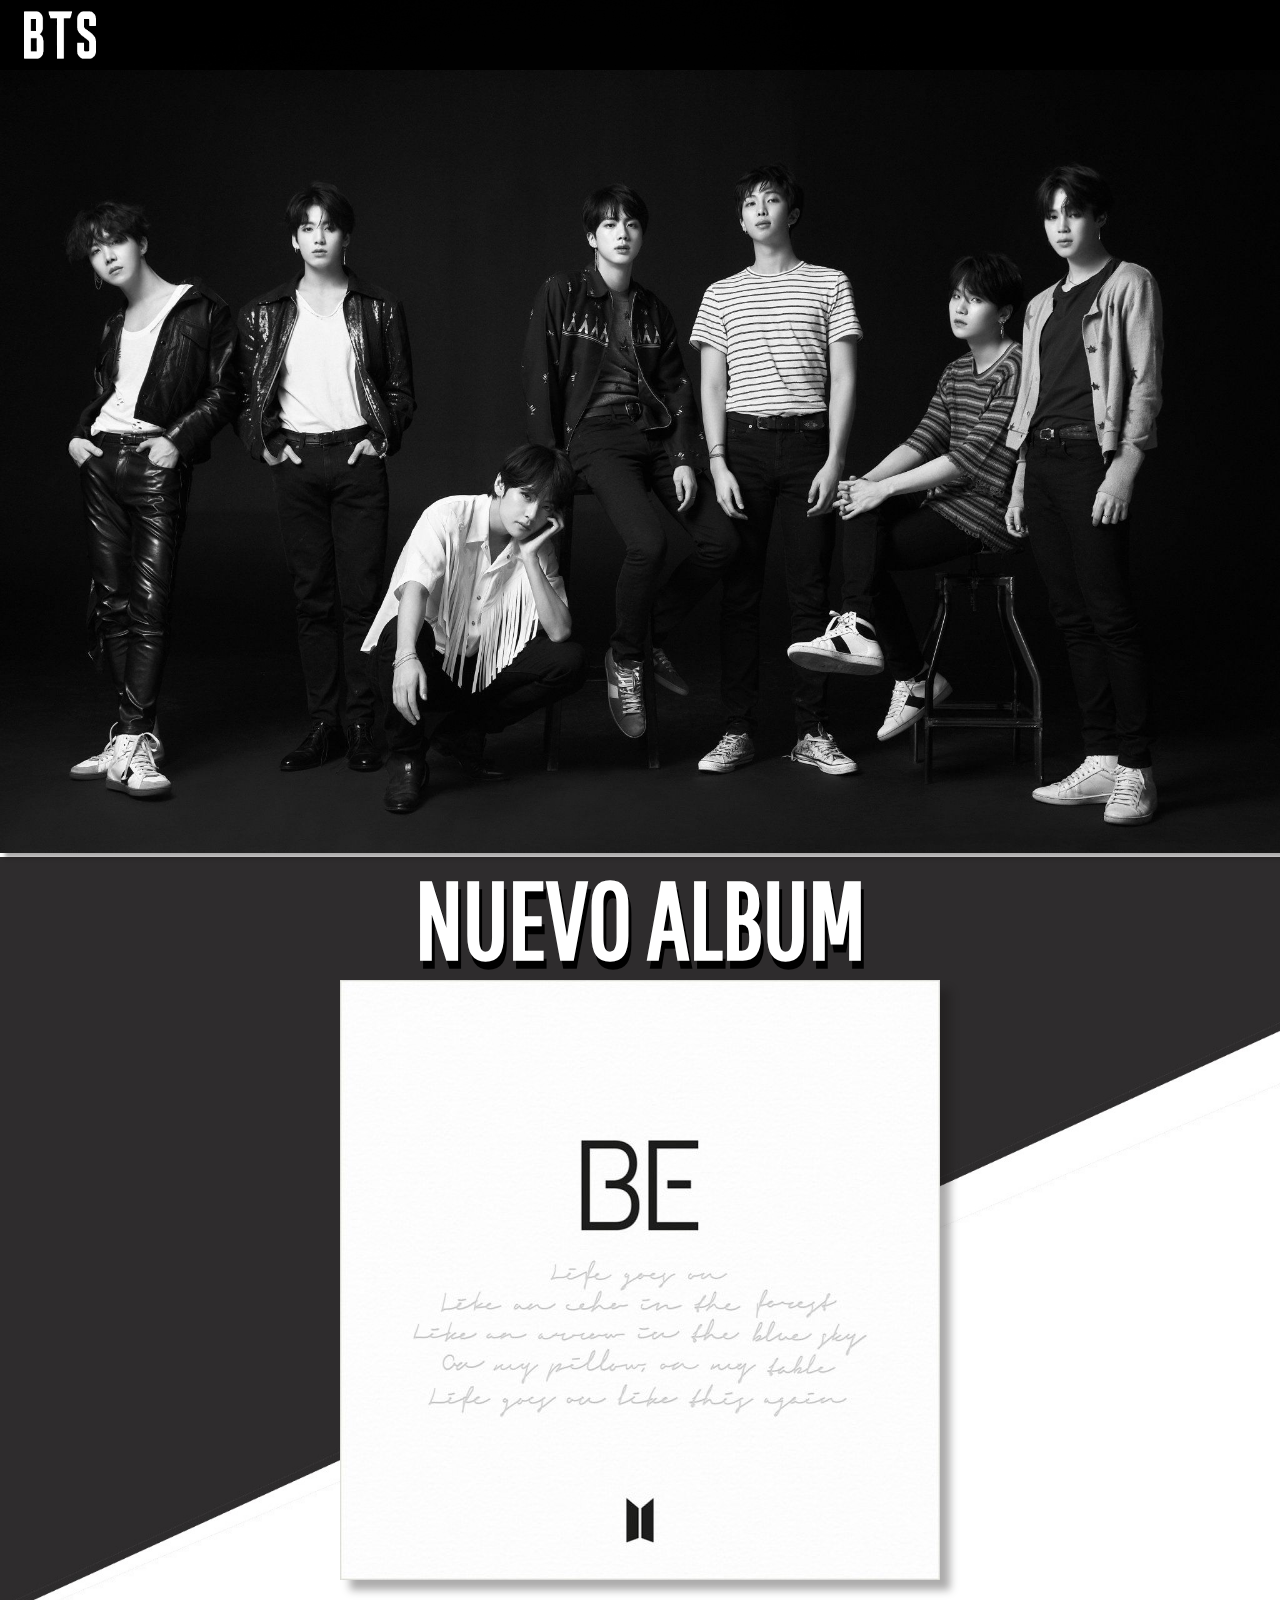
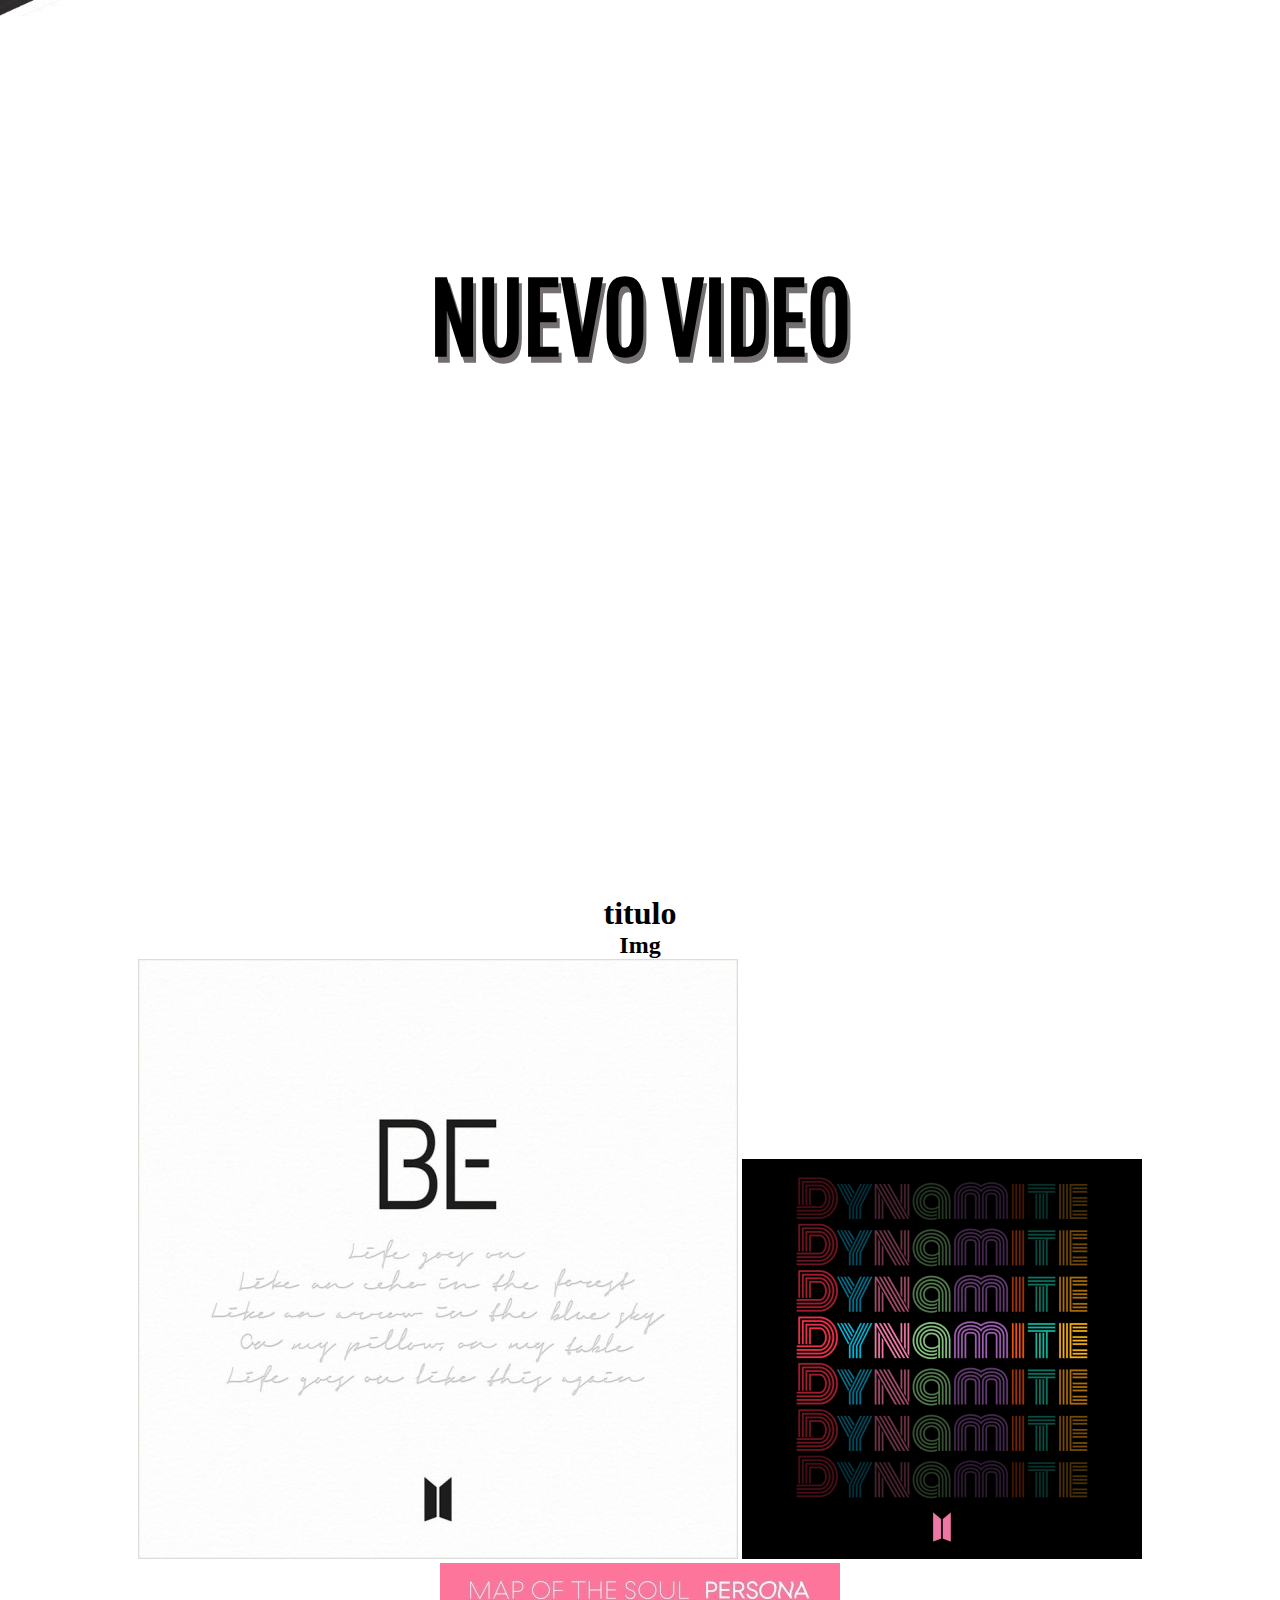
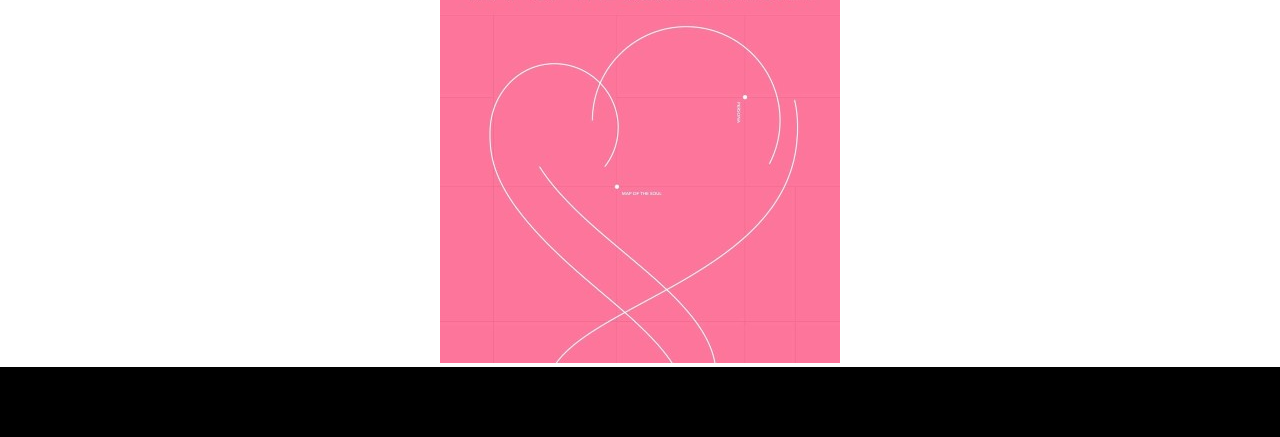
<file: index.html>
<!DOCTYPE html>
<html lang="en">
<head>
    <meta charset="UTF-8">
    <meta http-equiv="X-UA-Compatible" content="IE=edge">
    <meta name="viewport" content="width=device-width, initial-scale=1.0">
    <meta name="description" content="Este es el sitio web de BTS en el que encontrarás la discografia, fotos, videos, fechas y mucho más">
   <meta name="keywords"  content="BTS, BAGTAN BOYS, RM, Jin, SUGA, j-hope, Jimin, V, Jung Kook, KPOP">
    <!---CSS--->
    <link rel="stylesheet" href="css/estilo.css">
    <!---css--->
    <!---BOOTSTRAP CDN--->
    <link rel="stylesheet" href="https://cdn.jsdelivr.net/npm/bootstrap@4.6.0/dist/css/bootstrap.min.css" integrity="sha384-B0vP5xmATw1+K9KRQjQERJvTumQW0nPEzvF6L/Z6nronJ3oUOFUFpCjEUQouq2+l" crossorigin="anonymous">
    <!---bootstrap cdn--->
    <!---ICONOS--->
    <link rel="stylesheet" href="https://use.fontawesome.com/releases/v5.15.3/css/all.css" integrity="sha384-SZXxX4whJ79/gErwcOYf+zWLeJdY/qpuqC4cAa9rOGUstPomtqpuNWT9wdPEn2fk" crossorigin="anonymous">
    <!---iconos--->
    <!---FONTS--->
    <link rel="preconnect" href="https://fonts.gstatic.com">
<link href="https://fonts.googleapis.com/css2?family=Big+Shoulders+Display:wght@700&display=swap" rel="stylesheet">
    <link rel="preconnect" href="https://fonts.gstatic.com">
    <link href="https://fonts.googleapis.com/css2?family=Bebas+Neue&display=swap" rel="stylesheet">
    <link rel="preconnect" href="https://fonts.gstatic.com">
<link href="https://fonts.googleapis.com/css2?family=Pathway+Gothic+One&display=swap" rel="stylesheet">
<link rel="preconnect" href="https://fonts.gstatic.com">
<link rel="preconnect" href="https://fonts.gstatic.com">
<link href="https://fonts.googleapis.com/css2?family=Squada+One&display=swap" rel="stylesheet">
<link rel="preconnect" href="https://fonts.gstatic.com">
<link href="https://fonts.googleapis.com/css2?family=Staatliches&display=swap" rel="stylesheet">
    <!---fonts--->
    <title>BTS</title>
</head>
<body>

    <!---HEADER--->
    <header>
        <div class="nav">
            
            <a href="index.html"><img src="img/logo.png" id="logo" alt=""></a>
            <label for="toggle"><i class="fas fa-bars white"></i></label>
            <input type="checkbox" id="toggle"/>
            <div class="menu">
                <ul>
                    <li><a href="index.html">INICIO</a></li>
                    <li><a href="dicografia.html">DICOGRAFIA</a></li>
                    <li><a href="">TOUR</a></li>
                    <li><a href="galeria.html">GALERIA</a></li>
                    <li><a href="contacto.html">CONTACTO</a></li>
                </ul>
            </div>
        </div>
    </header>
    <!---header--->

    <!---MAIN--->
    <main>
        <div>
            <img src="img/fondo2.jpg" alt="" class="fon">
        </div>
        
    </main>
    <!---main--->
     <!---SECCION 1--->
     <section class="section1">
        <h2 class="video1">NUEVO ALBUM</h2>
        <img src="img/be.jpg" alt="" class="sombra">
        
    </section>
    <!---seccion --->
    
    
    <!---SECCION 2--->
    <section class="section2">
        <h2 class="video">NUEVO VIDEO</h2>
        <iframe width="760" height="515" src="https://www.youtube.com/embed/2N-Fsa9Evo0" title="YouTube video player" frameborder="0" allow="accelerometer; autoplay; clipboard-write; encrypted-media; gyroscope; picture-in-picture" allowfullscreen></iframe>
        

    <head>
        <h1>titulo</h1>
    </head>
   
    <section>
        <h2>Img</h2>
        <img src="img/be.jpg" alt="">
        <img src="img/dynamite.png" alt="">
        <img src="img/persona.jpg" alt="">

    </section>
   
    <!---FOOTER--->
    <footer>
        <div>
            <a href=""><i class="fab fa-youtube redes"></i></a>
            <a href=""><i class="fab fa-spotify redes"></i></a>
            <a href=""><i class="fab fa-twitter redes"></i></a>
            <a href=""><i class="fab fa-facebook redes"></i></a>
            <a href=""><i class="fab fa-instagram redes"></i></a>
        </div>
    </footer>
    
    <!---footer--->
    
    <!---JS--->
    <script src="https://code.jquery.com/jquery-3.5.1.slim.min.js" integrity="sha384-DfXdz2htPH0lsSSs5nCTpuj/zy4C+OGpamoFVy38MVBnE+IbbVYUew+OrCXaRkfj" crossorigin="anonymous"></script>
    <script src="https://cdn.jsdelivr.net/npm/popper.js@1.16.1/dist/umd/popper.min.js" integrity="sha384-9/reFTGAW83EW2RDu2S0VKaIzap3H66lZH81PoYlFhbGU+6BZp6G7niu735Sk7lN" crossorigin="anonymous"></script>
    <script src="https://cdn.jsdelivr.net/npm/bootstrap@4.6.0/dist/js/bootstrap.min.js" integrity="sha384-+YQ4JLhjyBLPDQt//I+STsc9iw4uQqACwlvpslubQzn4u2UU2UFM80nGisd026JF" crossorigin="anonymous"></script>
    <!---js--->
</body>

</html>
</file>
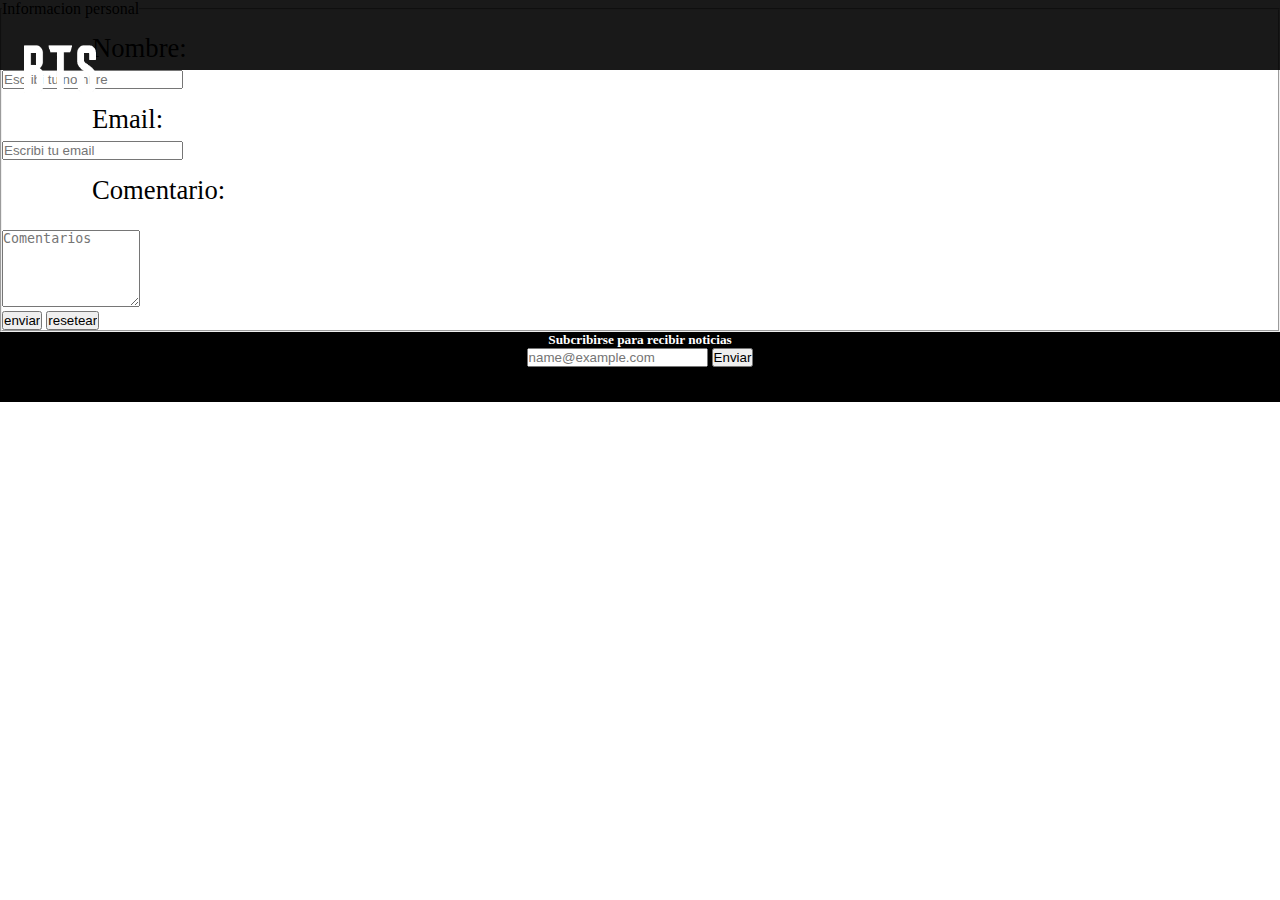
<file: contacto.html>
<!DOCTYPE html>
<html lang="en">
<head>
    <meta charset="UTF-8">
    <meta http-equiv="X-UA-Compatible" content="IE=edge">
    <meta name="viewport" content="width=device-width, initial-scale=1.0">
    <meta name="description" content="Este es el sitio web de BTS en el que encontrarás la discografia, fotos, videos, fechas y mucho más">
   <meta name="keywords"  content="BTS, BTS CONTACTO, KPOP">
    <!---CSS--->
    <link rel="stylesheet" href="css/estilo.css">
    <!---css--->
    <!---BOOTSTRAP CDN--->
    <link rel="stylesheet" href="https://cdn.jsdelivr.net/npm/bootstrap@4.6.0/dist/css/bootstrap.min.css" integrity="sha384-B0vP5xmATw1+K9KRQjQERJvTumQW0nPEzvF6L/Z6nronJ3oUOFUFpCjEUQouq2+l" crossorigin="anonymous">
    <!---bootstrap cdn--->
    <!---ICONOS--->
    <link rel="stylesheet" href="https://use.fontawesome.com/releases/v5.15.3/css/all.css" integrity="sha384-SZXxX4whJ79/gErwcOYf+zWLeJdY/qpuqC4cAa9rOGUstPomtqpuNWT9wdPEn2fk" crossorigin="anonymous">
    <!---iconos--->
    <!---FONTS--->
    <link rel="preconnect" href="https://fonts.gstatic.com">
    <link href="https://fonts.googleapis.com/css2?family=Train+One&display=swap" rel="stylesheet">
    <!---fonts--->
    <title>BTS</title>
</head>
<body>
    <!---HEADER--->
    <header>
        <div class="nav">
            <div>
                <a href=""><i class="fab fa-youtube redes"></i></a>
                <a href=""><i class="fab fa-spotify redes"></i></a>
                <a href=""><i class="fab fa-twitter redes"></i></a>
                <a href=""><i class="fab fa-instagram redes"></i></a>
            </div>
            <a href="index.html"><img src="img/logo.png" id="logo" alt=""></a>
            <label for="toggle"><i class="fas fa-bars white"></i></label>
            <input type="checkbox" id="toggle"/>
            <div class="menu">
                <ul>
                    <li><a href="index.html">INICIO</a></li>
                    <li><a href="dicografia.html">DICOGRAFIA</a></li>
                    <li><a href="">TOUR</a></li>
                    <li><a href="galeria.html">GALERIA</a></li>
                    <li><a href="contacto.html">CONTACTO</a></li>
                </ul>
            </div>
        </div>
    </header>
    <!---header--->
    <form action="">
        <fieldset class="color"><!--CLASS-->
            <legend>Informacion personal</legend>
            <label for="nombre">Nombre:</label><!--utilizo label o-->
            <input type="text" name="nombre" placeholder="Escribi tu nombre" ><br>
            <label for="email">Email:</label>
            <input type="text" name="email" placeholder="Escribi tu email"/><br>
            <label for="">Comentario:</label><br>
            <textarea rows="5" cols="15" placeholder="Comentarios"></textarea><br>
            <!--Botones-->
            <input type="submit" value="enviar">
            <input type="reset" value="resetear">
            <br>
        </fieldset>

    </form>
    
    <!---FOOTER--->
    <footer>
        <form>
            <div class="form-group container-fluid col-8 col-sm-8 col-md-7 col-lg-6 col-xl-5">
              <h5>Subcribirse para recibir  noticias</h5>
              <input type="email" class="form-control" id="exampleFormControlInput1" placeholder="name@example.com">
              <button type="submit" class="btn bg-secondary">Enviar</button>
            </div>
        </form>
    </footer>
    <!---footer--->
    
    <!---JS--->
    <script src="https://code.jquery.com/jquery-3.5.1.slim.min.js" integrity="sha384-DfXdz2htPH0lsSSs5nCTpuj/zy4C+OGpamoFVy38MVBnE+IbbVYUew+OrCXaRkfj" crossorigin="anonymous"></script>
    <script src="https://cdn.jsdelivr.net/npm/popper.js@1.16.1/dist/umd/popper.min.js" integrity="sha384-9/reFTGAW83EW2RDu2S0VKaIzap3H66lZH81PoYlFhbGU+6BZp6G7niu735Sk7lN" crossorigin="anonymous"></script>
    <script src="https://cdn.jsdelivr.net/npm/bootstrap@4.6.0/dist/js/bootstrap.min.js" integrity="sha384-+YQ4JLhjyBLPDQt//I+STsc9iw4uQqACwlvpslubQzn4u2UU2UFM80nGisd026JF" crossorigin="anonymous"></script>
    <!---js--->
</body>
</html>
</file>
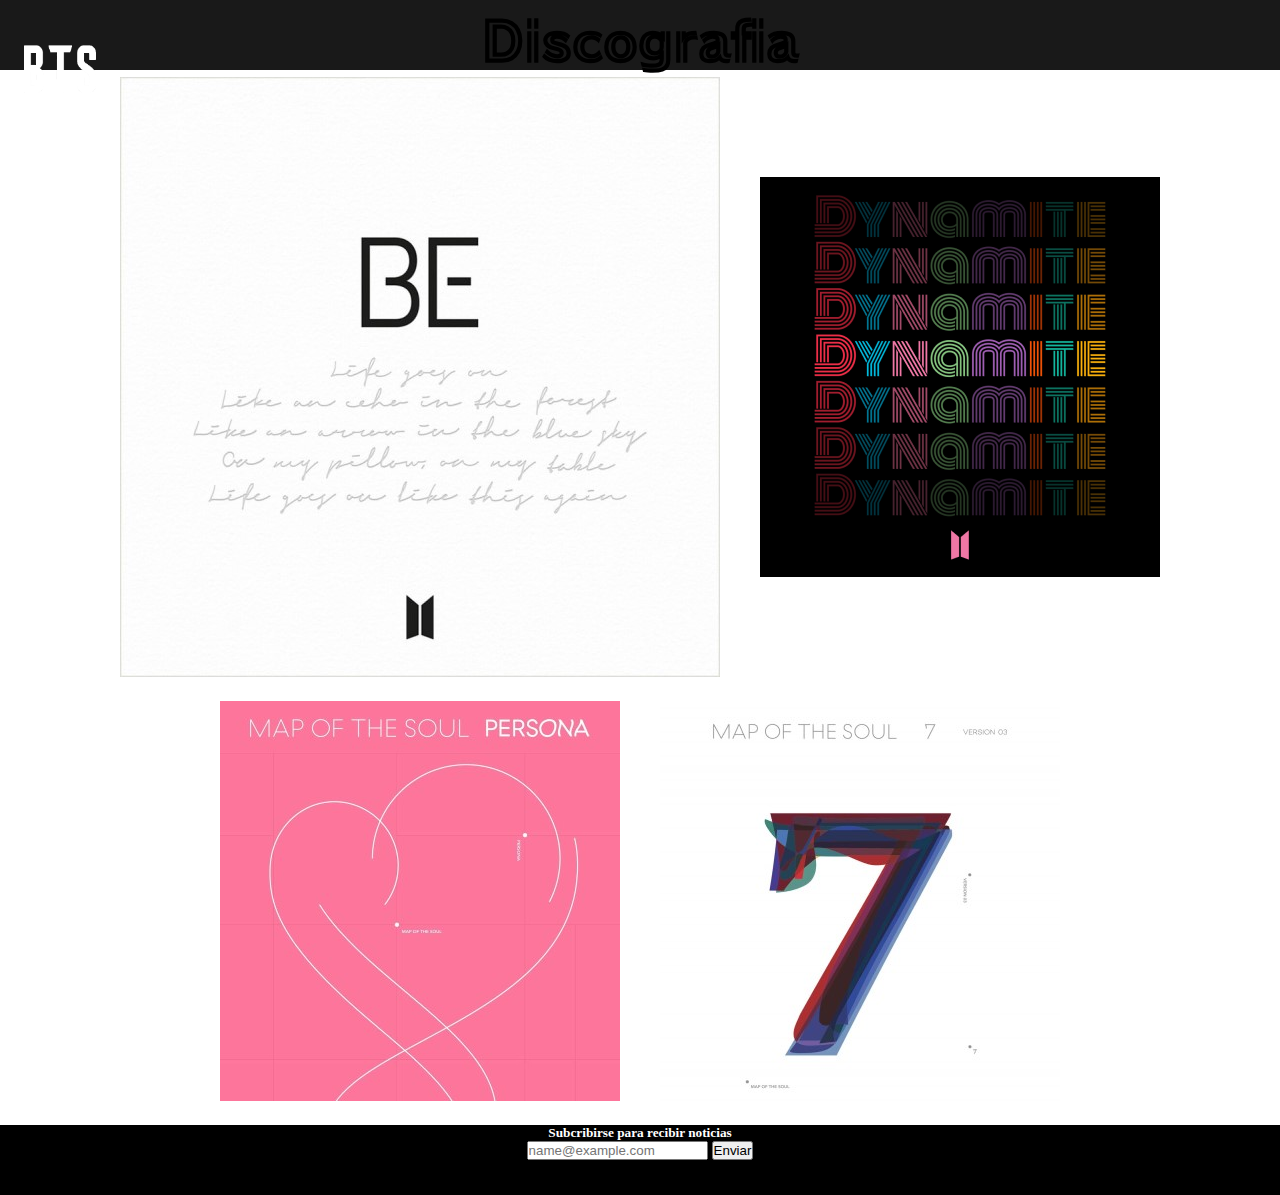
<file: dicografia.html>
<!DOCTYPE html>
<html lang="en">
<head>
    <meta charset="UTF-8">
    <meta http-equiv="X-UA-Compatible" content="IE=edge">
    <meta name="viewport" content="width=device-width, initial-scale=1.0">
    <meta name="description" content="Este es el sitio web de BTS en el que encontrarás la discografia, fotos, videos, fechas y mucho más">
   <meta name="keywords"  content="BTS, BTS ALBUM, BTS BE, BTS DISCOGRAFIA, KPOP">
    <!---CSS--->
    <link rel="stylesheet" href="css/estilo.css">
    <!---css--->
    <!---BOOTSTRAP CDN--->
    <link rel="stylesheet" href="https://cdn.jsdelivr.net/npm/bootstrap@4.6.0/dist/css/bootstrap.min.css" integrity="sha384-B0vP5xmATw1+K9KRQjQERJvTumQW0nPEzvF6L/Z6nronJ3oUOFUFpCjEUQouq2+l" crossorigin="anonymous">
    <!---bootstrap cdn--->
    <!---ICONOS--->
    <link rel="stylesheet" href="https://use.fontawesome.com/releases/v5.15.3/css/all.css" integrity="sha384-SZXxX4whJ79/gErwcOYf+zWLeJdY/qpuqC4cAa9rOGUstPomtqpuNWT9wdPEn2fk" crossorigin="anonymous">
    <!---iconos--->
    <!---FONTS--->
    <link rel="preconnect" href="https://fonts.gstatic.com">
    <link href="https://fonts.googleapis.com/css2?family=Train+One&display=swap" rel="stylesheet">
    <!---fonts--->
    <title>BTS</title>
</head>
<body>
    <!---HEADER--->
    <header>
        <div class="nav">
            <div>
                <a href=""><i class="fab fa-youtube redes"></i></a>
                <a href=""><i class="fab fa-spotify redes"></i></a>
                <a href=""><i class="fab fa-twitter redes"></i></a>
                <a href=""><i class="fab fa-instagram redes"></i></a>
            </div>
            <a href="index.html"><img src="img/logo.png" id="logo" alt=""></a>
            <label for="toggle"><i class="fas fa-bars white"></i></label>
            <input type="checkbox" id="toggle"/>
            <div class="menu">
                <ul>
                    <li><a href="index.html">INICIO</a></li>
                    <li><a href="dicografia.html">DICOGRAFIA</a></li>
                    <li><a href="">TOUR</a></li>
                    <li><a href="galeria.html">GALERIA</a></li>
                    <li><a href="contacto.html">CONTACTO</a></li>
                </ul>
            </div>
        </div>
    </header>
    <!---header--->
    <div class="cont">
        <h2>Discografia</h2>
        <div class="discografia">
            <div class="album">
                <img src="img/be.jpg" alt="">
            </div>
            <div class="album">
                <img src="img/dynamite.png" alt="">
            </div>
            <div class="album">
                <img src="img/persona.jpg" alt="">
            </div>
            <div class="album">
                <img src="img/soul.jpg" alt="">
            </div>

        </div>
    </div>


    
    <!---FOOTER--->
    <footer>
        <form>
            <div class="form-group container-fluid col-8 col-sm-8 col-md-7 col-lg-6 col-xl-5">
              <h5>Subcribirse para recibir  noticias</h5>
              <input type="email" class="form-control" id="exampleFormControlInput1" placeholder="name@example.com">
              <button type="submit" class="btn bg-secondary">Enviar</button>
            </div>
        </form>
    </footer>
    <!---footer--->
    
    <!---JS--->
    <script src="https://code.jquery.com/jquery-3.5.1.slim.min.js" integrity="sha384-DfXdz2htPH0lsSSs5nCTpuj/zy4C+OGpamoFVy38MVBnE+IbbVYUew+OrCXaRkfj" crossorigin="anonymous"></script>
    <script src="https://cdn.jsdelivr.net/npm/popper.js@1.16.1/dist/umd/popper.min.js" integrity="sha384-9/reFTGAW83EW2RDu2S0VKaIzap3H66lZH81PoYlFhbGU+6BZp6G7niu735Sk7lN" crossorigin="anonymous"></script>
    <script src="https://cdn.jsdelivr.net/npm/bootstrap@4.6.0/dist/js/bootstrap.min.js" integrity="sha384-+YQ4JLhjyBLPDQt//I+STsc9iw4uQqACwlvpslubQzn4u2UU2UFM80nGisd026JF" crossorigin="anonymous"></script>
    <!---js--->
</body>
</html>
</file>
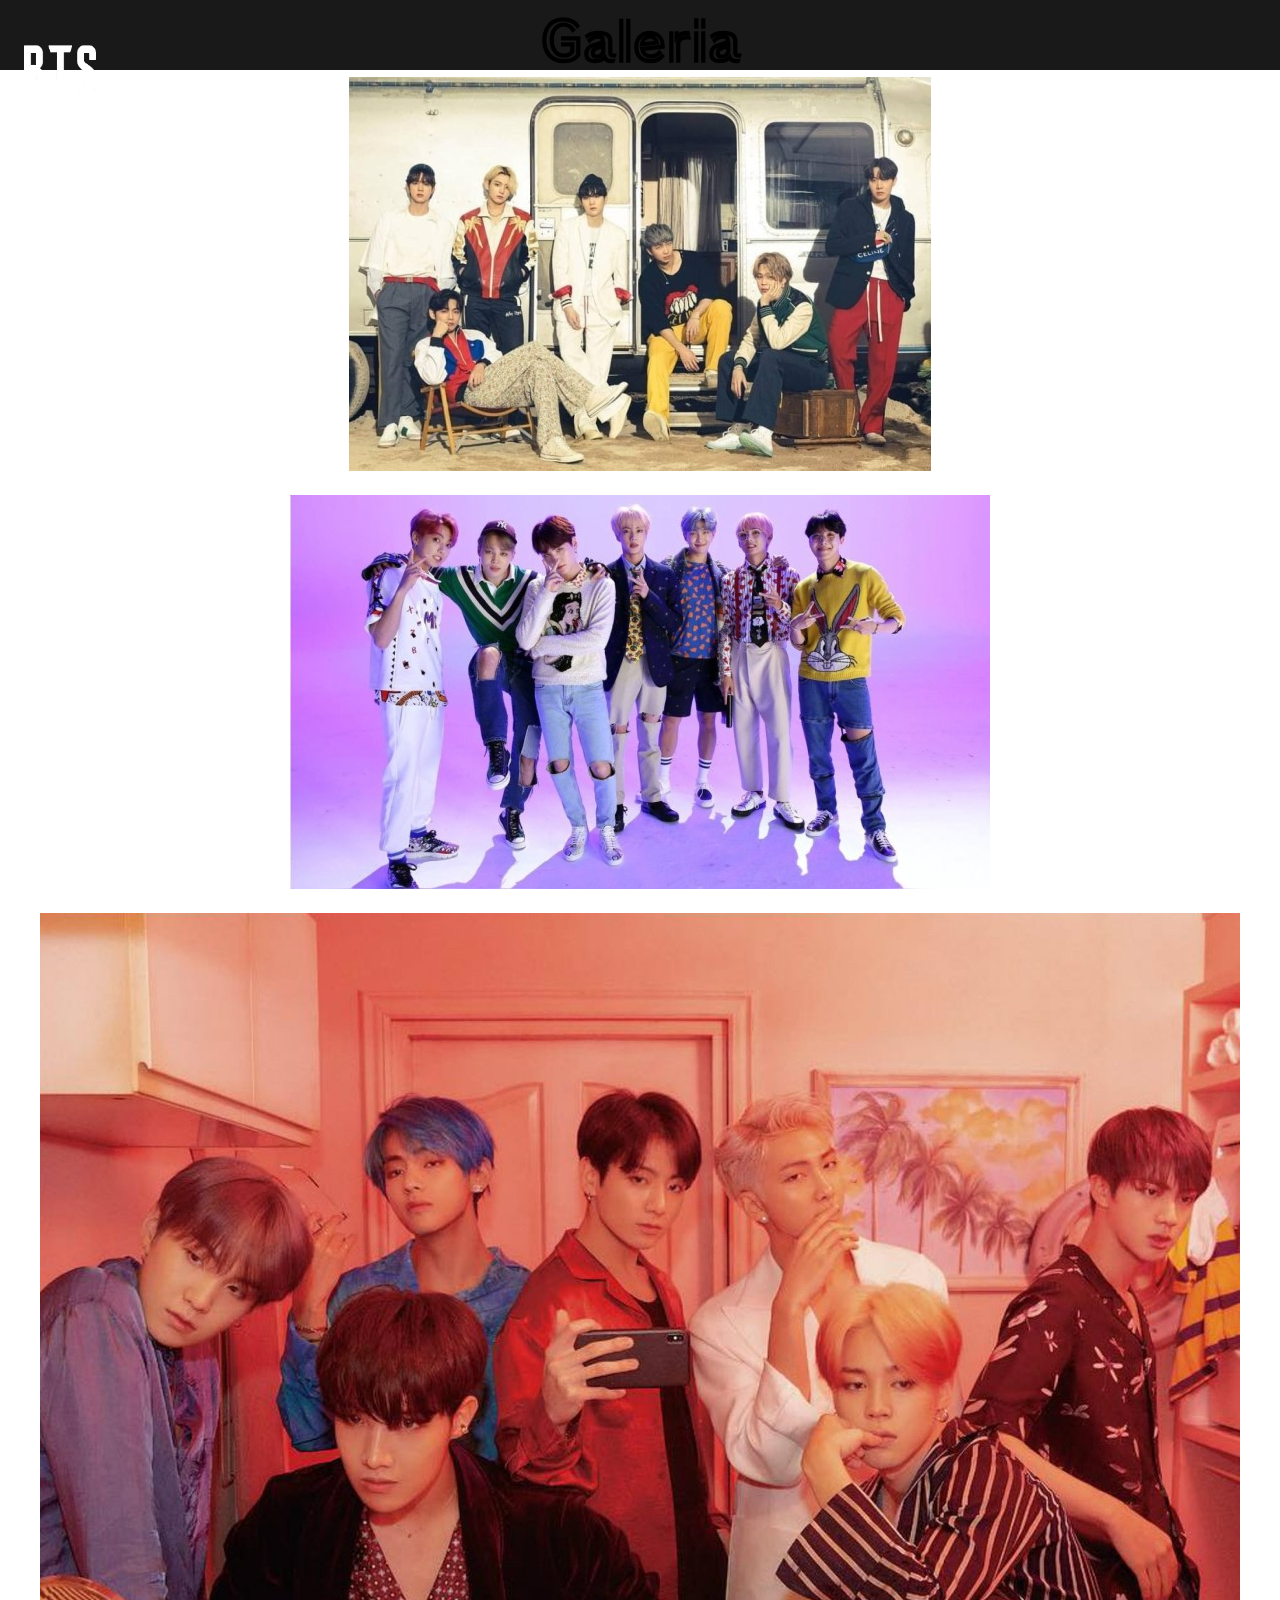
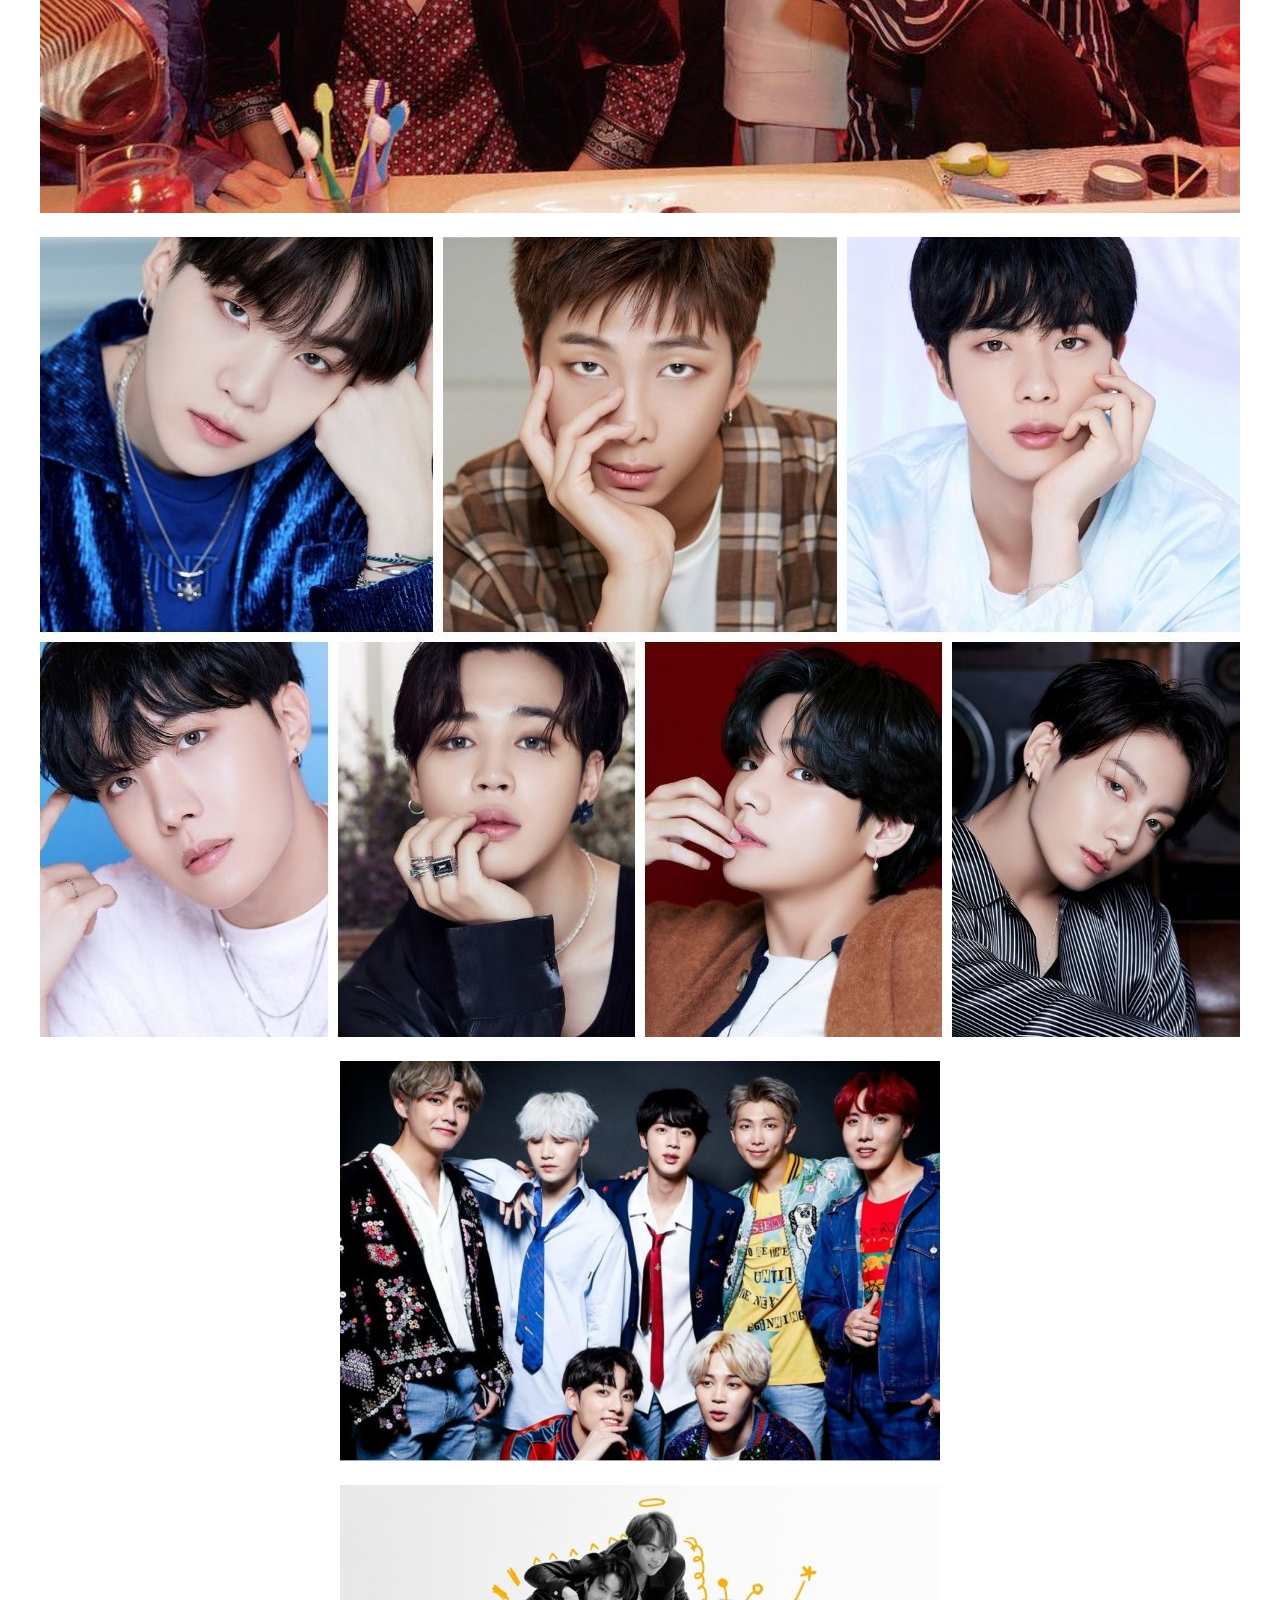
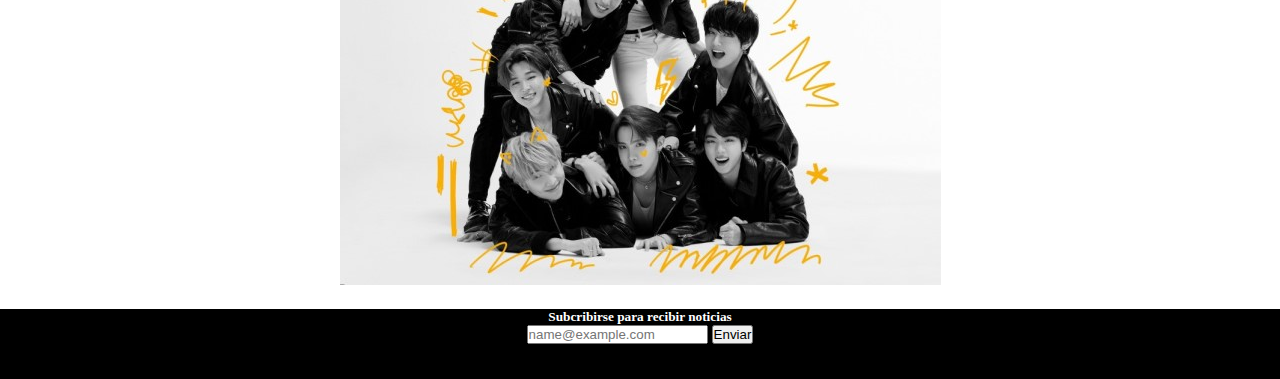
<file: galeria.html>
<!DOCTYPE html>
<html lang="en">
<head>
    <meta charset="UTF-8">
    <meta http-equiv="X-UA-Compatible" content="IE=edge">
    <meta name="viewport" content="width=device-width, initial-scale=1.0">
    <meta name="description" content="Este es el sitio web de BTS en el que encontrarás la discografia, fotos, videos, fechas y mucho más">
   <meta name="keywords"  content="BTS,BTS FOTOS, BTS VIDEOS KPOP">
    <!---CSS--->
    <link rel="stylesheet" href="css/estilo.css">
    <!---css--->
    <!---BOOTSTRAP CDN--->
    <link rel="stylesheet" href="https://cdn.jsdelivr.net/npm/bootstrap@4.6.0/dist/css/bootstrap.min.css" integrity="sha384-B0vP5xmATw1+K9KRQjQERJvTumQW0nPEzvF6L/Z6nronJ3oUOFUFpCjEUQouq2+l" crossorigin="anonymous">
    <!---bootstrap cdn--->
    <!---ICONOS--->
    <link rel="stylesheet" href="https://use.fontawesome.com/releases/v5.15.3/css/all.css" integrity="sha384-SZXxX4whJ79/gErwcOYf+zWLeJdY/qpuqC4cAa9rOGUstPomtqpuNWT9wdPEn2fk" crossorigin="anonymous">
    <!---iconos--->
    <!---FONTS--->
    <link rel="preconnect" href="https://fonts.gstatic.com">
    <link href="https://fonts.googleapis.com/css2?family=Train+One&display=swap" rel="stylesheet">
    <!---fonts--->
    <title>BTS</title>
</head>
<body>
    <!---HEADER--->
    <header>
        <div class="nav">
            <div>
                <a href=""><i class="fab fa-youtube redes"></i></a>
                <a href=""><i class="fab fa-spotify redes"></i></a>
                <a href=""><i class="fab fa-twitter redes"></i></a>
                <a href=""><i class="fab fa-instagram redes"></i></a>
            </div>
            <a href="index.html"><img src="img/logo.png" id="logo" alt=""></a>
            <label for="toggle"><i class="fas fa-bars white"></i></label>
            <input type="checkbox" id="toggle"/>
            <div class="menu">
                <ul>
                    <li><a href="index.html">INICIO</a></li>
                    <li><a href="dicografia.html">DICOGRAFIA</a></li>
                    <li><a href="">TOUR</a></li>
                    <li><a href="galeria.html">GALERIA</a></li>
                    <li><a href="contacto.html">CONTACTO</a></li>
                </ul>
            </div>
        </div>
    </header>
    <!---header--->
    <div class="cont">
        <h2>Galeria</h2>
        <div class="discografia">
            <div class="album">
                <img src="img/1.jpg" alt="">
            </div>
            <div class="album">
                <img src="img/2.jpg" alt="">
            </div>
            <div class="album">
                <img src="img/3.jpg" alt="">
            </div>
            <div class="album">
                <img src="img/4.jpg" alt="">
            </div>
            <div class="album">
                <img src="img/5.jpg" alt="">
            </div>
            <div class="album">
                <img src="img/6.jpg" alt="">
            </div>

        </div>
    </div>


    
    <!---FOOTER--->
    <footer>
        <form>
            <div class="form-group container-fluid col-8 col-sm-8 col-md-7 col-lg-6 col-xl-5">
              <h5>Subcribirse para recibir  noticias</h5>
              <input type="email" class="form-control" id="exampleFormControlInput1" placeholder="name@example.com">
              <button type="submit" class="btn bg-secondary">Enviar</button>
            </div>
        </form>
    </footer>
    <!---footer--->
    
    <!---JS--->
    <script src="https://code.jquery.com/jquery-3.5.1.slim.min.js" integrity="sha384-DfXdz2htPH0lsSSs5nCTpuj/zy4C+OGpamoFVy38MVBnE+IbbVYUew+OrCXaRkfj" crossorigin="anonymous"></script>
    <script src="https://cdn.jsdelivr.net/npm/popper.js@1.16.1/dist/umd/popper.min.js" integrity="sha384-9/reFTGAW83EW2RDu2S0VKaIzap3H66lZH81PoYlFhbGU+6BZp6G7niu735Sk7lN" crossorigin="anonymous"></script>
    <script src="https://cdn.jsdelivr.net/npm/bootstrap@4.6.0/dist/js/bootstrap.min.js" integrity="sha384-+YQ4JLhjyBLPDQt//I+STsc9iw4uQqACwlvpslubQzn4u2UU2UFM80nGisd026JF" crossorigin="anonymous"></script>
    <!---js--->
</body>
</html>
</file>
<file: css/estilo.css>
*{
    margin: 0;
    padding: 0;
    box-sizing: border-box;
    
}
/*---HEADER---*/

#logo{
    width: 120px;
    margin-top: 10px;
    height: 50px;
}
.white{
    color: white ;
    padding: 0px 20px 0px 0px;
}
header{
    height: 70px;
    position: fixed;
    width: 100%;
}
.nav{
    position:fixed;
    width: 100%;
    background: rgba(0, 0, 0, 0.9);
    height: 70px;
    z-index: 100;
    justify-content:space-between;
}
.menu{
    position: relative;
    padding: 10%;
    text-align: center;
    line-height: 80px;
    display: none;
    min-width: 100%;
    min-height: 100vh;
    background: rgba(81, 81, 85, 0.79);
    overflow-x: hidden;
    transition: 0.9s;
    
}
.menu ul li{
    list-style: none;
}
.menu ul li a{
    text-decoration: none;
    color:black;
    font-size: 40pt;
    text-shadow: 0px 0px 6px white;
    letter-spacing: 4px;
    font-family: 'Pathway Gothic One', sans-serif;
    font-weight: bold;
}
.menu ul li a:hover{
    text-shadow: 0px 0px 9px white;
    font-size: 45pt;
    letter-spacing: 10px;
    color: rgb(255, 255, 255);
    
    padding: 0px 0px 0px 10px;
    
}
label{
    display: block;
    font-size: 20pt;
    padding: 15px 10px 6px 90px;
    cursor: pointer;  
    
}
#toggle:checked + .menu{
    display: block; 
    
}
#toggle{
    display: none;
    
}
/*---header---*/

/*---SECTION 1---*/

.section1{
    color: rgb(255, 255, 255);
    text-align: center;
    
    background-image: url("../img/fon.jpg") ;
    background-color: black;
    background-repeat: no-repeat;
    background-size: 100%;
    height: 996px;
    background-color: rgb(255, 255, 255);
    
    
}
.section2{
    color:black;
    text-align: center;
    background-color: white;
    height: 800px;
    
    
}

.video1{
    
    color: rgb(255, 255, 255);
    font-size: 80pt;
    font-weight: bolder;
    font-family: 'Pathway Gothic One', sans-serif;
    text-shadow:  3px 8px   rgb(0, 0, 0);
}
.sombra{
    box-shadow:  10px 10px 8px rgba(19, 17, 17, 0.35);
}
.video{
    text-shadow: 3px 6px rgb(116, 111, 111);
    color: rgb(0, 0, 0);
    font-size: 80pt;
    font-weight: bolder;
    font-family: 'Pathway Gothic One', sans-serif;
    
}
/*---section 1---*/
/*---FOOTER---*/
footer{
    color: white;
    height: 70px;
    width: 100%;
    background-color: black;
    text-align: center;
}
.redes{
    margin: 20px 0px 5px 10px;
    color: rgb(59, 56, 56);
    font-size: 30px;
    justify-content: center;
    
}
.redes:hover{
    color:rgb(255, 255, 255);
    font-size: 35px;
}
/*---footer---*/
.cont h2{
    text-align: center;
    font-size: 40pt;
    font-family: 'Train One', cursive;
}
.discografia{
    display: -webkit- flex;
    display: -moz- flex;
    display: -ms- flex;
    display: -0- flex;
    display: flex;
    
    flex-wrap:wrap ;
    flex-direction:row ;
    align-items: center;
    justify-content: center;
}
.album{
    
    padding:0px 20px 20px ;
}


.fon{
    max-width: 100vw;
    box-shadow:  5px 5px 4px rgba(19, 17, 17, 0.35);

}
</file>
